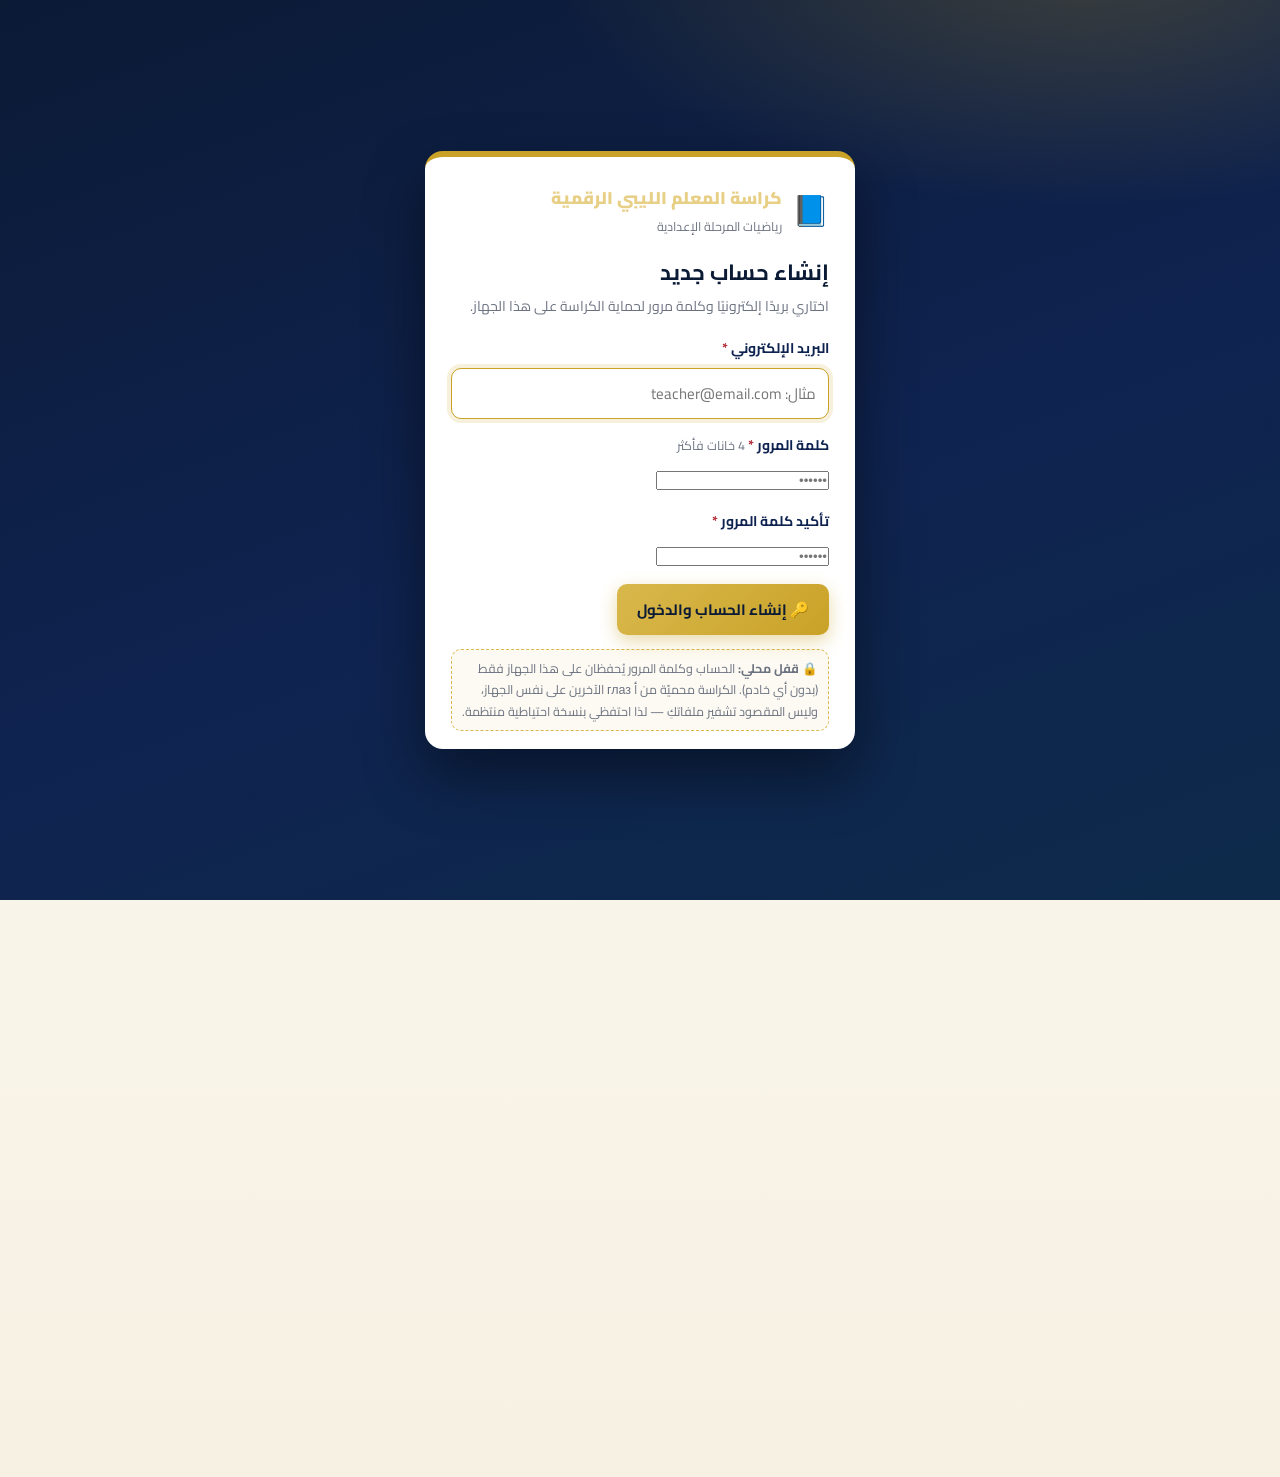
<file: index.html>
<!DOCTYPE html>
<html lang="ar" dir="rtl">
<head>
  <meta charset="UTF-8">
  <meta name="viewport" content="width=device-width, initial-scale=1.0">
  <meta name="description" content="كراسة المعلم الليبي الرقمية - رياضيات المرحلة الإعدادية">
  <title>كراسة المعلم الليبي الرقمية – رياضيات المرحلة الإعدادية</title>
  <link rel="preconnect" href="https://fonts.googleapis.com">
  <link rel="preconnect" href="https://fonts.gstatic.com" crossorigin>
  <link href="https://fonts.googleapis.com/css2?family=Cairo:wght@400;600;700;900&display=swap" rel="stylesheet">
  <link rel="stylesheet" href="css/style.css">

  <!-- ===== تثبيت التطبيق على الهاتف/الجهاز (PWA) ===== -->
  <link rel="manifest" href="manifest.webmanifest">
  <meta name="theme-color" content="#0b1a35">
  <link rel="icon" type="image/png" href="icons/favicon.png">
  <link rel="apple-touch-icon" href="icons/apple-touch-icon.png">
  <meta name="apple-mobile-web-app-capable" content="yes">
  <meta name="mobile-web-app-capable" content="yes">
  <meta name="apple-mobile-web-app-status-bar-style" content="black-translucent">
  <meta name="apple-mobile-web-app-title" content="كراسة المعلم">
</head>
<body class="auth-locked">

<!-- ===== شاشة الدخول: تظهر قبل كل شيء حتى تُفتح الكراسة ===== -->
<div id="authScreen" class="auth-screen no-print" role="dialog" aria-modal="true" aria-labelledby="authTitle">
  <div class="auth-card">
    <div class="auth-brand">
      <span class="brand-mark">📘</span>
      <span class="brand-text">
        <strong>كراسة المعلم الليبي الرقمية</strong>
        <small>رياضيات المرحلة الإعدادية</small>
      </span>
    </div>

    <h2 id="authTitle">مرحبًا بكِ</h2>
    <p class="auth-sub" id="authSub">أنشئي حسابكِ أول مرة، ثم افتحي الكراسة بالبريد وكلمة المرور.</p>

    <!-- إنشاء الحساب لأول مرة -->
    <form id="setupForm" class="is-hidden" novalidate>
      <label class="field">
        <span>البريد الإلكتروني <b class="req">*</b></span>
        <input type="text" id="suEmail" autocomplete="username" placeholder="مثال: teacher@email.com">
      </label>
      <label class="field">
        <span>كلمة المرور <b class="req">*</b> <small class="hint">4 خانات فأكثر</small></span>
        <input type="password" id="suPass" autocomplete="new-password" placeholder="••••••">
      </label>
      <label class="field">
        <span>تأكيد كلمة المرور <b class="req">*</b></span>
        <input type="password" id="suPass2" autocomplete="new-password" placeholder="••••••">
      </label>
      <div class="form-actions">
        <button type="submit" class="btn btn-gold">🔑 إنشاء الحساب والدخول</button>
      </div>
    </form>

    <!-- تسجيل الدخول -->
    <form id="loginForm" class="is-hidden" novalidate>
      <label class="field">
        <span>البريد الإلكتروني <b class="req">*</b></span>
        <input type="text" id="liEmail" autocomplete="username" placeholder="أدخلي بريدكِ الإلكتروني">
      </label>
      <label class="field">
        <span>كلمة المرور <b class="req">*</b></span>
        <input type="password" id="liPass" autocomplete="current-password" placeholder="••••••">
      </label>
      <label class="check-field">
        <input type="checkbox" id="liRemember">
        <span>تذكّريني على هذا الجهاز (لا يُطلب الدخول عند كل فتح للمتصفح)</span>
      </label>
      <div class="form-actions">
        <button type="submit" class="btn btn-gold">🔓 دخول</button>
        <button type="button" class="btn btn-quiet" id="btnForgot">نسيت كلمة المرور؟</button>
      </div>

      <div id="forgotBox" class="is-hidden">
        <p class="tiny">بما أن بياناتكِ محفوظة على هذا الجهاز فقط، يمكنكِ إعادة تعيين الحساب واختيار كلمة مرور جديدة
          <strong>دون حذف تحضيراتكِ وخططكِ وتلاميذكِ</strong>.</p>
        <div class="form-actions">
          <button type="button" class="btn btn-outline" id="btnResetAccount">♻️ إعادة تعيين الحساب</button>
          <button type="button" class="btn btn-quiet" id="btnCancelReset">إلغاء</button>
        </div>
      </div>
    </form>

    <p class="form-error is-hidden" id="authError"></p>

    <p class="auth-note tiny">
      🔒 <strong>قفل محلي:</strong> الحساب وكلمة المرور يُحفظان على هذا الجهاز فقط (بدون أي خادم).
      الكراسة محميّة من أ глаз الآخرين على نفس الجهاز، وليس المقصود تشفير ملفاتكِ — لذا احتفظي بنسخة احتياطية منتظمة.
    </p>
  </div>
</div>

<div class="app-shell" id="appShell">

  <!-- ===== الشريط العلوي والتنقل ===== -->
  <header class="topbar no-print">
    <div class="brand">
      <span class="brand-mark">📘</span>
      <span class="brand-text">
        <strong>كراسة المعلم الليبي الرقمية</strong>
        <small>رياضيات المرحلة الإعدادية</small>
      </span>
    </div>

    <button type="button" class="btn btn-quiet lock-btn" id="btnLogout" title="قفل الكراسة والخروج">🔒 قفل</button>

    <nav class="main-nav" id="mainNav" aria-label="التنقل الرئيسي">
      <button type="button" class="nav-btn is-active" data-view="home">🏠 الرئيسية</button>
      <button type="button" class="nav-btn" data-view="basic-data">🗂️ البيانات الأساسية</button>
      <button type="button" class="nav-btn" data-view="plans">📅 الخطط السنوية والشهرية والأسبوعية</button>
      <button type="button" class="nav-btn" data-view="prep">📝 التحضير اليومي</button>
      <button type="button" class="nav-btn" data-view="activities">🎯 بنك الأنشطة</button>
      <button type="button" class="nav-btn" data-view="assessment">✅ التقويم والاختبارات</button>
      <button type="button" class="nav-btn" data-view="students">👥 متابعة التلاميذ</button>
      <button type="button" class="nav-btn" data-view="differences">🧩 الفروق الفردية</button>
      <button type="button" class="nav-btn" data-view="notes">📔 الملاحظات</button>
    </nav>
  </header>

  <main class="content">

    <!-- ============ الرئيسية ============ -->
    <section id="view-home" class="view is-active">
      <div class="hero">
        <div class="hero-ornament" aria-hidden="true">✦ ✦ ✦</div>
        <h1>كراسة المعلم الليبي الرقمية</h1>
        <p class="hero-sub">رياضيات المرحلة الإعدادية</p>
        <p class="hero-desc">مساحة عملك الرقمية لتنظيم التحضير اليومي، وإدارة خططك التعليمية، ومتابعة تلاميذك في مكان واحد.</p>
        <div class="hero-actions">
          <button type="button" class="btn btn-gold" data-goto="prep">✍️ ابدئي تحضير درس اليوم</button>
          <button type="button" class="btn btn-ghost" data-goto="basic-data">🗂️ أدخلي بياناتك الأساسية</button>
          <a class="btn btn-outline" href="install.html">📱 تثبيت التطبيق على هاتفك</a>
        </div>
      </div>

      <div class="home-status">
        <div class="status-card status-ready">
          <h3>✅ يعمل الآن في هذه النسخة (الأولى)</h3>
          <ul>
            <li>الصفحة الرئيسية والتنقل بين الأقسام.</li>
            <li>البيانات الأساسية (اسم المعلمة، المدرسة، الصف…).</li>
            <li>تحضير الدرس اليومي: إنشاء، تعديل، حذف، بحث، حفظ محلي، وطباعة A4.</li>
            <li>دفتر الملاحظات: إنشاء، تعديل، حذف، وبحث.</li>
            <li>بنك الأنشطة: تصنيف، بحث، تعديل، حذف، وطباعة.</li>
            <li>التقويم والاختبارات: بنك أسئلة بالدرجات وطباعة ورقة اختبار A4.</li>
            <li>الخطط الأسبوعية (5 حصص) والشهرية والسنوية، مع تعبئة تلقائية وطباعة جدول A4.</li>
            <li>متابعة التلاميذ: قائمة التلاميذ، الدرجات، الحضور، وطباعة الكشفين A4.</li>
            <li>الفروق الفردية: ملف لكل تلميذ (القوة، الاحتياج، خطة التكيف) وطباعة البطاقة A4.</li>
            <li>شاشة دخول بالبريد الإلكتروني وكلمة المرور، مع «تذكّريني» وطريقة استرجاع آمنة.</li>
            <li>تصدير واستيراد نسخة احتياطية من بياناتك.</li>
          </ul>
        </div>
        <div class="status-card status-soon">
          <h3>⏳ قيد التطوير في نسخة لاحقة</h3>
          <ul>
            <li>دمج النسخ الاحتياطية بدل استبدالها.</li>
            <li>طباعة دفتر الملاحظات.</li>
          </ul>
        </div>
      </div>

      <div class="quick-grid">
        <button type="button" class="quick-card" data-goto="basic-data">
          <span class="quick-icon">🗂️</span>
          <span class="quick-title">البيانات الأساسية</span>
          <span class="quick-desc">بيانات المعلمة والمدرسة والصف</span>
        </button>
        <button type="button" class="quick-card" data-goto="prep">
          <span class="quick-icon">📝</span>
          <span class="quick-title">التحضير اليومي</span>
          <span class="quick-desc">تحضير الدرس، البحث، الطباعة</span>
        </button>
        <button type="button" class="quick-card" data-goto="plans">
          <span class="quick-icon">📅</span>
          <span class="quick-title">الخطط</span>
          <span class="quick-desc">السنوية والشهرية والأسبوعية</span>
        </button>
        <button type="button" class="quick-card" data-goto="activities">
          <span class="quick-icon">🎯</span>
          <span class="quick-title">بنك الأنشطة</span>
          <span class="quick-desc">أنشطة رياضيات جاهزة</span>
        </button>
        <button type="button" class="quick-card" data-goto="assessment">
          <span class="quick-icon">✅</span>
          <span class="quick-title">التقويم والاختبارات</span>
          <span class="quick-desc">أسئلة ومواصفات اختبارات</span>
        </button>
        <button type="button" class="quick-card" data-goto="students">
          <span class="quick-icon">👥</span>
          <span class="quick-title">متابعة التلاميذ</span>
          <span class="quick-desc">سجل الحضور والتقدّم</span>
        </button>
        <button type="button" class="quick-card" data-goto="differences">
          <span class="quick-icon">🧩</span>
          <span class="quick-title">الفروق الفردية</span>
          <span class="quick-desc">احتياجات كل تلميذ</span>
        </button>
        <button type="button" class="quick-card" data-goto="notes">
          <span class="quick-icon">📔</span>
          <span class="quick-title">الملاحظات</span>
          <span class="quick-desc">ملاحظاتك اليومية الحرة</span>
        </button>
      </div>
    </section>

    <!-- ============ البيانات الأساسية ============ -->
    <section id="view-basic-data" class="view">
      <div class="section-head">
        <h2>🗂️ البيانات الأساسية</h2>
        <p>تُحفظ هذه البيانات في متصفحك، وتُستخدم تلقائيًا لملء حقول التحضير وترويسة الطباعة.</p>
      </div>

      <div class="card">
        <form id="basicForm" novalidate>
          <div class="grid-2">
            <label class="field">
              <span>اسم المعلمة / المعلم</span>
              <input type="text" id="bdTeacher" placeholder="مثال: أ. فاطمة علي">
            </label>
            <label class="field">
              <span>اسم المدرسة</span>
              <input type="text" id="bdSchool" placeholder="مثال: مدرسة النصر الإعدادية للبنات">
            </label>
            <label class="field">
              <span>المادة</span>
              <input type="text" id="bdSubject" value="الرياضيات">
            </label>
            <label class="field">
              <span>الصف / الشعبة</span>
              <input type="text" id="bdGrade" placeholder="مثال: الصف الأول الإعدادي - شعبة 2">
            </label>
            <label class="field">
              <span>السنة الدراسية</span>
              <input type="text" id="bdYear" placeholder="مثال: 2025 / 2026">
            </label>
            <label class="field">
              <span>الحلقة / المرحلة</span>
              <input type="text" id="bdStage" value="المرحلة الإعدادية">
            </label>
          </div>

          <div class="form-actions">
            <button type="submit" class="btn btn-gold">💾 حفظ البيانات</button>
            <button type="button" class="btn btn-quiet" id="bdClear">مسح الحقول</button>
          </div>
        </form>
      </div>

      <div class="notice">
        <strong>ملاحظة عن الحفظ:</strong>
        تُحفظ البيانات في <em>متصفح هذا الجهاز فقط</em>. لن تظهر على جهاز آخر، وتُمحى إذا حذفتِ بيانات المتصفح.
      </div>
    </section>

    <!-- ============ التحضير اليومي ============ -->
    <section id="view-prep" class="view">
      <div class="section-head">
        <h2>📝 التحضير اليومي</h2>
        <p>أنشئي تحضير الدرس، احفظيه محليًا، ابحثي عنه، عدّليه، أو اطبعيه بتنسيق A4.</p>
      </div>

      <div class="toolbar no-print">
        <button type="button" class="btn btn-gold" id="btnNewPrep">＋ تحضير جديد</button>
        <div class="search-box">
          <input type="search" id="prepSearch" placeholder="🔍 بحث بالعنوان أو الصف أو التاريخ…">
        </div>
      </div>

      <!-- النموذج -->
      <div class="card form-card is-hidden" id="prepFormCard">
        <div class="card-head">
          <h3 id="prepFormTitle">تحضير جديد</h3>
          <button type="button" class="btn btn-quiet" id="btnCancelPrep">إغلاق</button>
        </div>

        <form id="prepForm" novalidate>
          <input type="hidden" id="prepId">

          <div class="grid-3">
            <label class="field">
              <span>الصف والشعبة <b class="req">*</b></span>
              <input type="text" id="prepGrade" placeholder="الصف الأول الإعدادي - شعبة 2" required>
            </label>
            <label class="field">
              <span>التاريخ <b class="req">*</b></span>
              <input type="date" id="prepDate" required>
            </label>
            <label class="field">
              <span>عنوان الدرس <b class="req">*</b></span>
              <input type="text" id="prepTitle" placeholder="مثال: الكسور العشرية" required>
            </label>
          </div>

          <fieldset class="group">
            <legend>🎯 الأهداف</legend>
            <label class="field">
              <span>الأهداف المعرفية</span>
              <textarea id="prepCognitive" rows="2" placeholder="أن يعرّف… / أن يوضّح… / أن يستنتج…"></textarea>
            </label>
            <label class="field">
              <span>الأهداف المهارية</span>
              <textarea id="prepSkill" rows="2" placeholder="أن يحلّ… / أن يرسم… / أن يستخدم…"></textarea>
            </label>
            <label class="field">
              <span>الأهداف الوجدانية</span>
              <textarea id="prepAffective" rows="2" placeholder="أن يقدّر… / أن يتعاون… / أن يتحمّل…"></textarea>
            </label>
          </fieldset>

          <div class="grid-2">
            <label class="field">
              <span>🌟 التمهيد</span>
              <textarea id="prepIntro" rows="3" placeholder="نشاط قصير لجذب الانتباه وربط الدرس السابق…"></textarea>
            </label>
            <label class="field">
              <span>🧰 الوسائل والوسائل التعليمية</span>
              <textarea id="prepTools" rows="3" placeholder="السبورة، الكتاب المدرسي، جدول الضرب، أوراق عمل…"></textarea>
            </label>
          </div>

          <label class="field">
            <span>🧭 استراتيجيات التدريس</span>
            <textarea id="prepStrategies" rows="2" placeholder="التعلم التعاوني، العصف الذهني، حل المشكلات، الاستقصاء…"></textarea>
          </label>

          <label class="field">
            <span>👣 خطوات الدرس <small class="hint">اكتب كل خطوة في سطر مستقل</small></span>
            <textarea id="prepSteps" rows="6" placeholder="1️⃣ عرض الهدف…&#10;2️⃣ التمهيد…&#10;3️⃣ الشرح مع أمثلة…&#10;4️⃣ تطبيقات صفية…&#10;5️⃣ الختام والواجب…"></textarea>
          </label>

          <div class="grid-2">
            <label class="field">
              <span>📊 التقويم</span>
              <textarea id="prepAssessment" rows="3" placeholder="أسئلة شفوية، ورقة عمل، تقويم ختامي…"></textarea>
            </label>
            <label class="field">
              <span>🏠 الواجب المنزلي</span>
              <textarea id="prepHomework" rows="3" placeholder="التمارين رقم… ص…"></textarea>
            </label>
          </div>

          <div class="form-actions">
            <button type="submit" class="btn btn-gold">💾 حفظ التحضير</button>
            <button type="button" class="btn btn-quiet" id="btnResetPrep">تفريغ الحقول</button>
          </div>
          <p class="form-error is-hidden" id="prepError"></p>
        </form>
      </div>

      <!-- قائمة التحضيرات -->
      <div class="card">
        <div class="card-head">
          <h3>التحضيرات المحفوظة <span class="count" id="prepCount">0</span></h3>
        </div>
        <div id="prepList" class="prep-list"></div>
        <p class="empty is-hidden" id="prepEmpty">
          لا توجد تحضيرات محفوظة بعد. اضغطي <strong>＋ تحضير جديد</strong> للبدء.
        </p>
      </div>

      <!-- النسخ الاحتياطي -->
      <div class="card">
        <div class="card-head">
          <h3>🔒 النسخ الاحتياطي للبيانات</h3>
        </div>
        <p class="backup-desc">
          لأن الحفظ محلي في المتصفح، ننصحكِ باقتطاع نسخة احتياطية بين الحين والحين.
          الملف الذي يُنزَّل يحتوي على بياناتك الأساسية وتحضيراتك، ويمكنكِ استعادته على أي جهاز.
        </p>
        <div class="form-actions">
          <button type="button" class="btn btn-gold" id="btnExport">⬇️ تصدير نسخة احتياطية</button>
          <label class="btn btn-outline upload-label" for="importFile">⬆️ استيراد نسخة احتياطية</label>
          <input type="file" id="importFile" accept=".json,application/json">
        </div>
        <p class="tiny" id="backupStatus"></p>
      </div>

      <div class="notice notice-warn">
        <strong>حدود الحفظ المحلي (مهم):</strong>
        التحضيرات تُحفظ في <em>متصفح هذا الجهاز فقط</em> عبر تقنية اسمها Local Storage.
        <ul>
          <li>لا تُحفظ على خادم، ولا يمكن الوصول إليها من جهاز آخر.</li>
          <li>مسح «بيانات المتصفح» أو استخدام وضع التصفح الخاص قد يؤدي لفقدانها.</li>
          <li>المساحة المتاحة محدودة (نحو 5 ميغابايت للنطاق كله)، ويكفي لمئات التحضيرات.</li>
          <li>نصيحة: اطبعي التحضيرات المهمة أو احتفظي بنسخة منها خارج المتصفح.</li>
        </ul>
      </div>
    </section>

    <!-- ============ أقسام قيد التطوير ============ -->
    <section id="view-plans" class="view">
      <div class="section-head">
        <h2>📅 الخطط السنوية والشهرية والأسبوعية</h2>
        <p>خطة الأسبوع: 5 أيام (الأحد – الخميس) بحصة واحدة كل يوم · خطة الشهر: أسابيعه · الخطة السنوية: أشهر السنة الدراسية.</p>
      </div>

      <div class="toolbar no-print">
        <button type="button" class="btn btn-gold" id="btnNewPlan">＋ خطة جديدة</button>
        <div class="search-box">
          <input type="search" id="planSearch" placeholder="🔍 بحث بالعنوان أو الصف أو الموضوع…">
        </div>
        <label class="field filter-field">
          <span>النوع</span>
          <select id="planFilter">
            <option value="">الكل</option>
          </select>
        </label>
      </div>

      <div class="card form-card is-hidden" id="planFormCard">
        <div class="card-head">
          <h3 id="planFormTitle">خطة جديدة</h3>
          <button type="button" class="btn btn-quiet" id="btnCancelPlan">إغلاق</button>
        </div>

        <form id="planForm" novalidate>
          <input type="hidden" id="planId">

          <div class="grid-3">
            <label class="field">
              <span>نوع الخطة</span>
              <select id="planType"></select>
            </label>
            <label class="field">
              <span>عنوان الخطة <b class="req">*</b></span>
              <input type="text" id="planTitle" placeholder="مثال: خطة الأسبوع الرابع">
            </label>
            <label class="field">
              <span>الصف والشعبة <b class="req">*</b></span>
              <input type="text" id="planGrade" placeholder="الصف الأول الإعدادي - شعبة 2">
            </label>
            <label class="field">
              <span>الفترة <small class="hint">مثال: الأسبوع من 11/10/2026 أو شهر أكتوبر</small></span>
              <input type="text" id="planPeriod" placeholder="الفترة التي تغطيها الخطة">
            </label>
          </div>

          <div class="questions-box">
            <div class="card-head">
              <h3>📋 بنود الخطة <span class="count" id="planRowCount">0</span></h3>
              <div class="form-actions">
                <button type="button" class="btn btn-outline" id="btnAutoFillPlan">🗓️ تعبئة تلقائية</button>
                <button type="button" class="btn btn-outline" id="btnAddPlanRow">＋ إضافة بند</button>
              </div>
            </div>
            <p class="tiny auto-hint" id="planAutoHint"></p>

            <div class="q-head plan-head" aria-hidden="true">
              <span>اليوم / الفترة</span><span>الموضوع / الدرس</span><span>ملاحظات</span><span></span>
            </div>

            <div id="planRows"></div>
            <p class="empty is-hidden" id="planRowsEmpty">لم تُضفِ بنودًا بعد. استخدمي <strong>🗓️ تعبئة تلقائية</strong> أو <strong>＋ إضافة بند</strong>.</p>
          </div>

          <label class="field">
            <span>ملاحظات عامة على الخطة <small class="hint">اختياري</small></span>
            <textarea id="planNotes" rows="2" placeholder="أهداف عامة، روابط مع الوحدات السابقة…"></textarea>
          </label>

          <div class="form-actions">
            <button type="submit" class="btn btn-gold">💾 حفظ الخطة</button>
            <button type="button" class="btn btn-quiet" id="btnResetPlan">تفريغ الحقول</button>
          </div>
          <p class="form-error is-hidden" id="planError"></p>
        </form>
      </div>

      <div class="card">
        <div class="card-head">
          <h3>الخطط المحفوظة <span class="count" id="planCount">0</span></h3>
        </div>
        <div id="planList" class="prep-list"></div>
        <p class="empty is-hidden" id="planEmpty">لا توجد خطط محفوظة بعد. اضغطي <strong>＋ خطة جديدة</strong> للبدء.</p>
      </div>

      <div class="notice">
        <strong>تنبيه:</strong> الخطط تُحفظ في متصفح هذا الجهاز فقط. استخدمي زر
        <strong>⬇️ تصدير نسخة احتياطية</strong> في قسم التحضير اليومي لحمايتها من الضياع.
      </div>
    </section>

    <section id="view-activities" class="view">
      <div class="section-head">
        <h2>🎯 بنك الأنشطة</h2>
        <p>احفظي أنشطة الرياضيات المجرّبة وصفيًا، وصنّفيها، وابحثي عنها، واطبعيها في أي وقت.</p>
      </div>

      <div class="toolbar no-print">
        <button type="button" class="btn btn-gold" id="btnNewActivity">＋ نشاط جديد</button>
        <div class="search-box">
          <input type="search" id="activitySearch" placeholder="🔍 بحث بالعنوان أو وصف النشاط…">
        </div>
        <label class="field filter-field">
          <span>التصنيف</span>
          <select id="activityFilter">
            <option value="">الكل</option>
          </select>
        </label>
      </div>

      <div class="card form-card is-hidden" id="activityFormCard">
        <div class="card-head">
          <h3 id="activityFormTitle">نشاط جديد</h3>
          <button type="button" class="btn btn-quiet" id="btnCancelActivity">إغلاق</button>
        </div>

        <form id="activityForm" novalidate>
          <input type="hidden" id="activityId">

          <div class="grid-2">
            <label class="field">
              <span>عنوان النشاط <b class="req">*</b></span>
              <input type="text" id="activityTitle" placeholder="مثال: سباق الكسور">
            </label>
            <label class="field">
              <span>التصنيف</span>
              <select id="activityCategory"></select>
            </label>
            <label class="field">
              <span>الصف الدراسي</span>
              <select id="activityGrade">
                <option value="الكل">مناسب لجميع الصفوف</option>
                <option value="الصف الأول الإعدادي">الصف الأول الإعدادي</option>
                <option value="الصف الثاني الإعدادي">الصف الثاني الإعدادي</option>
                <option value="الصف الثالث الإعدادي">الصف الثالث الإعدادي</option>
              </select>
            </label>
            <label class="field">
              <span>زمن التنفيذ <small class="hint">اختياري</small></span>
              <input type="text" id="activityDuration" placeholder="مثال: 10 دقائق">
            </label>
          </div>

          <label class="field">
            <span>وصف النشاط والتعليمات <b class="req">*</b></span>
            <textarea id="activityDesc" rows="5" placeholder="كيف يُنفذ النشاط؟ ما خطواته؟ ما دور التلاميذ؟"></textarea>
          </label>

          <div class="grid-2">
            <label class="field">
              <span>الأدوات والمواد المطلوبة</span>
              <textarea id="activityTools" rows="3" placeholder="أوراق عمل، بطاقات، مكعبات، سبورة…"></textarea>
            </label>
            <label class="field">
              <span>ملاحظات التقويم <small class="hint">اختياري</small></span>
              <textarea id="activityNotes" rows="3" placeholder="كيف أتأكد أن النشاط نجح؟"></textarea>
            </label>
          </div>

          <div class="form-actions">
            <button type="submit" class="btn btn-gold">💾 حفظ النشاط</button>
            <button type="button" class="btn btn-quiet" id="btnResetActivity">تفريغ الحقول</button>
          </div>
          <p class="form-error is-hidden" id="activityError"></p>
        </form>
      </div>

      <div class="card">
        <div class="card-head">
          <h3>الأنشطة المحفوظة <span class="count" id="activityCount">0</span></h3>
        </div>
        <div id="activityList" class="prep-list"></div>
        <p class="empty is-hidden" id="activityEmpty">لا توجد أنشطة محفوظة بعد. اضغطي <strong>＋ نشاط جديد</strong> للبدء.</p>
      </div>

      <div class="notice">
        <strong>تنبيه:</strong> الأنشطة تُحفظ في متصفح هذا الجهاز فقط. استخدمي زر
        <strong>⬇️ تصدير نسخة احتياطية</strong> في قسم التحضير اليومي لحماية أنشطتك من الضياع.
      </div>
    </section>

    <section id="view-assessment" class="view">
      <div class="section-head">
        <h2>✅ التقويم والاختبارات</h2>
        <p>حضّري أسئلة اختباراتك بدرجاتها، واحفظيها، واطبعيها ورقة اختبار جاهزة بمقاس A4.</p>
      </div>

      <div class="toolbar no-print">
        <button type="button" class="btn btn-gold" id="btnNewTest">＋ اختبار / تقويم جديد</button>
        <div class="search-box">
          <input type="search" id="testSearch" placeholder="🔍 بحث بالعنوان أو الصف…">
        </div>
        <label class="field filter-field">
          <span>النوع</span>
          <select id="testFilter">
            <option value="">الكل</option>
          </select>
        </label>
      </div>

      <div class="card form-card is-hidden" id="testFormCard">
        <div class="card-head">
          <h3 id="testFormTitle">اختبار جديد</h3>
          <button type="button" class="btn btn-quiet" id="btnCancelTest">إغلاق</button>
        </div>

        <form id="testForm" novalidate>
          <input type="hidden" id="testId">

          <div class="grid-3">
            <label class="field">
              <span>عنوان الاختبار / التقويم <b class="req">*</b></span>
              <input type="text" id="testTitle" placeholder="مثال: اختبار الوحدة الثانية">
            </label>
            <label class="field">
              <span>الصف والشعبة <b class="req">*</b></span>
              <input type="text" id="testGrade" placeholder="الصف الأول الإعدادي - شعبة 2">
            </label>
            <label class="field">
              <span>نوع التقويم</span>
              <select id="testType"></select>
            </label>
            <label class="field">
              <span>التاريخ</span>
              <input type="date" id="testDate">
            </label>
            <label class="field">
              <span>زمن الاختبار <small class="hint">اختياري</small></span>
              <input type="text" id="testDuration" placeholder="مثال: 45 دقيقة">
            </label>
            <label class="field">
              <span>الدرجة الكلية</span>
              <input type="text" id="testTotal" readonly placeholder="تُحسب تلقائيًا من درجات الأسئلة">
            </label>
          </div>

          <label class="field">
            <span>تعليمات عامة للاختبار <small class="hint">اختياري</small></span>
            <textarea id="testInstructions" rows="2" placeholder="أجب عن جميع الأسئلة، واكتب اسمك وشعبةك في أعلى الورقة…"></textarea>
          </label>

          <div class="questions-box">
            <div class="card-head">
              <h3>📝 الأسئلة <span class="count" id="questionCount">0</span></h3>
              <button type="button" class="btn btn-outline" id="btnAddQuestion">＋ إضافة سؤال</button>
            </div>

            <div class="q-head" aria-hidden="true">
              <span>#</span><span>نص السؤال</span><span>نوع السؤال</span><span>الدرجة</span><span></span>
            </div>

            <div id="questionRows"></div>
            <p class="empty is-hidden" id="questionsEmpty">لم تُضفِ أسئلة بعد. اضغطي <strong>＋ إضافة سؤال</strong>.</p>
          </div>

          <div class="form-actions">
            <button type="submit" class="btn btn-gold">💾 حفظ الاختبار</button>
            <button type="button" class="btn btn-quiet" id="btnResetTest">تفريغ الحقول</button>
          </div>
          <p class="form-error is-hidden" id="testError"></p>
        </form>
      </div>

      <div class="card">
        <div class="card-head">
          <h3>الاختبارات المحفوظة <span class="count" id="testCount">0</span></h3>
        </div>
        <div id="testList" class="prep-list"></div>
        <p class="empty is-hidden" id="testEmpty">لا توجد اختبارات محفوظة بعد. اضغطي <strong>＋ اختبار / تقويم جديد</strong> للبدء.</p>
      </div>

      <div class="notice">
        <strong>تنبيه:</strong> الاختبارات تُحفظ في متصفح هذا الجهاز فقط. استخدمي زر
        <strong>⬇️ تصدير نسخة احتياطية</strong> في قسم التحضير اليومي لحمايتها من الضياع.
      </div>
    </section>

    <section id="view-students" class="view">
      <div class="section-head">
        <h2>👥 متابعة التلاميذ</h2>
        <p>سجل تلاميذك: بيانات كل تلميذ، درجاته في التقويمات، وحضوره — مع طباعة كشف الدرجات وكشف الحضور A4.</p>
      </div>

      <div class="toolbar no-print">
        <button type="button" class="btn btn-gold" id="btnNewStudent">＋ تلميذ جديد</button>
        <div class="search-box">
          <input type="search" id="studentSearch" placeholder="🔍 بحث باسم التلميذ أو رقم القيد…">
        </div>
        <label class="field filter-field">
          <span>الصف</span>
          <select id="studentFilter">
            <option value="">الكل</option>
          </select>
        </label>
      </div>

      <div class="card form-card is-hidden" id="studentFormCard">
        <div class="card-head">
          <h3 id="studentFormTitle">تلميذ جديد</h3>
          <button type="button" class="btn btn-quiet" id="btnCancelStudent">إغلاق</button>
        </div>

        <form id="studentForm" novalidate>
          <input type="hidden" id="studentId">

          <div class="grid-3">
            <label class="field">
              <span>اسم التلميذ <b class="req">*</b></span>
              <input type="text" id="studentName" placeholder="مثال: محمد علي أحمد">
            </label>
            <label class="field">
              <span>رقم القيد <small class="hint">اختياري</small></span>
              <input type="text" id="studentSerial" placeholder="مثال: 14">
            </label>
            <label class="field">
              <span>الصف والشعبة <b class="req">*</b></span>
              <input type="text" id="studentGrade" placeholder="الصف الأول الإعدادي - شعبة 2">
            </label>
            <label class="field">
              <span>ملاحظة سريعة <small class="hint">اختياري</small></span>
              <input type="text" id="studentNote" placeholder="مثال: يحتاج متابعة في الواجبات">
            </label>
          </div>

          <div class="form-actions">
            <button type="submit" class="btn btn-gold">💾 حفظ التلميذ</button>
            <button type="button" class="btn btn-quiet" id="btnResetStudent">تفريغ الحقول</button>
          </div>
          <p class="form-error is-hidden" id="studentError"></p>
        </form>
      </div>

      <div class="card is-hidden" id="studentPanel">
        <div class="card-head">
          <h3 id="studentPanelTitle">سجل التلميذ</h3>
          <div class="form-actions">
            <button type="button" class="btn btn-outline" id="btnPrintGrades">🖨️ كشف الدرجات</button>
            <button type="button" class="btn btn-outline" id="btnPrintAttendance">🖨️ كشف الحضور</button>
            <button type="button" class="btn btn-quiet" id="btnClosePanel">إغلاق</button>
          </div>
        </div>

        <div class="grid-2 panel-grid">
          <div class="sub-panel">
            <h4 class="sub-panel-title">📊 الدرجات <span class="count" id="gradeCount">0</span></h4>
            <form id="gradeForm" novalidate>
              <div class="grid-3">
                <label class="field">
                  <span>اسم التقويم / الاختبار <b class="req">*</b></span>
                  <input type="text" id="gradeExam" placeholder="مثال: اختبار الوحدة الأولى">
                </label>
                <label class="field">
                  <span>الدرجة <b class="req">*</b></span>
                  <input type="number" id="gradeDegree" min="0" step="0.5" placeholder="مثال: 17">
                </label>
                <label class="field">
                  <span>من أصل</span>
                  <input type="number" id="gradeMax" min="1" step="1" value="20">
                </label>
              </div>
              <div class="form-actions">
                <button type="submit" class="btn btn-gold">＋ إضافة درجة</button>
              </div>
              <p class="form-error is-hidden" id="gradeError"></p>
            </form>
            <div id="gradeList" class="mini-list"></div>
            <p class="empty is-hidden" id="gradeEmpty">لا توجد درجات مسجلة لهذا التلميذ بعد.</p>
          </div>

          <div class="sub-panel">
            <h4 class="sub-panel-title">🗓️ الحضور والغياب <span class="count" id="attCount">0</span></h4>
            <form id="attForm" novalidate>
              <div class="grid-3">
                <label class="field">
                  <span>التاريخ <b class="req">*</b></span>
                  <input type="date" id="attDate">
                </label>
                <label class="field">
                  <span>الحالة</span>
                  <select id="attStatus">
                    <option>حاضر</option>
                    <option>غائب</option>
                    <option>متأخر</option>
                    <option>مستأذن</option>
                  </select>
                </label>
              </div>
              <div class="form-actions">
                <button type="submit" class="btn btn-gold">＋ تسجيل الحالة</button>
              </div>
              <p class="form-error is-hidden" id="attError"></p>
            </form>
            <div id="attList" class="mini-list"></div>
            <p class="empty is-hidden" id="attEmpty">لا توجد سجلات حضور لهذا التلميذ بعد.</p>
          </div>
        </div>
      </div>

      <div class="card">
        <div class="card-head">
          <h3>قائمة التلاميذ <span class="count" id="studentCount">0</span></h3>
        </div>
        <div id="studentList" class="prep-list"></div>
        <p class="empty is-hidden" id="studentEmpty">لا يوجد تلاميذ بعد. اضغطي <strong>＋ تلميذ جديد</strong> للبدء.</p>
      </div>

      <div class="notice">
        <strong>تنبيه:</strong> بيانات التلاميذ والدرجات والحضور تُحفظ في متصفح هذا الجهاز فقط. استخدمي زر
        <strong>⬇️ تصدير نسخة احتياطية</strong> في قسم التحضير اليومي لحمايتها من الضياع.
      </div>
    </section>

    <section id="view-differences" class="view">
      <div class="section-head">
        <h2>🧩 الفروق الفردية</h2>
        <p>ملف فردي لكل تلميذ: نقاط قوته، احتياجاته، وخطة التكيف معه — مع طباعة البطاقة A4.</p>
      </div>

      <div class="toolbar no-print">
        <button type="button" class="btn btn-gold" id="btnNewDiff">＋ ملف فروق فردية</button>
        <div class="search-box">
          <input type="search" id="diffSearch" placeholder="🔍 بحث باسم التلميذ…">
        </div>
        <label class="field filter-field">
          <span>المستوى</span>
          <select id="diffFilter">
            <option value="">الكل</option>
            <option value="متقدم">متقدم</option>
            <option value="ضمن المستوى">ضمن المستوى</option>
            <option value="يحتاج دعمًا">يحتاج دعمًا</option>
          </select>
        </label>
      </div>

      <div class="card form-card is-hidden" id="diffFormCard">
        <div class="card-head">
          <h3 id="diffFormTitle">ملف فروق فردية جديد</h3>
          <button type="button" class="btn btn-quiet" id="btnCancelDiff">إغلاق</button>
        </div>

        <form id="diffForm" novalidate>
          <input type="hidden" id="diffId">

          <div class="grid-3">
            <label class="field">
              <span>اسم التلميذ <b class="req">*</b></span>
              <input type="text" id="diffStudent" list="studentNames" placeholder="اكتب الاسم أو اختاريه من قائمتك">
            </label>
            <label class="field">
              <span>المستوى العام <b class="req">*</b></span>
              <select id="diffLevel">
                <option value="متقدم">متقدم (فوق المستوى)</option>
                <option value="ضمن المستوى">ضمن المستوى المتوقع</option>
                <option value="يحتاج دعمًا">يحتاج دعمًا</option>
              </select>
            </label>
            <label class="field">
              <span>تاريخ الملاحظة</span>
              <input type="date" id="diffDate">
            </label>
          </div>

          <label class="field">
            <span>نقاط القوة <b class="req">*</b> <small class="hint">ما يجيده التلميذ</small></span>
            <textarea id="diffStrengths" rows="3" placeholder="مثال: سريع الحساب، متعاون مع زملائه، يشارك بثقة…"></textarea>
          </label>

          <label class="field">
            <span>نقاط الضعف / الاحتياجات <b class="req">*</b> <small class="hint">ما يحتاج إليه</small></span>
            <textarea id="diffNeeds" rows="3" placeholder="مثال: يخطئ في المسائل اللفظية، يحتاج تدريبًا على القراءة البصرية للرموز…"></textarea>
          </label>

          <label class="field">
            <span>خطة التكيف وأنشطة مقترحة <b class="req">*</b></span>
            <textarea id="diffPlan" rows="3" placeholder="مثال: مجموعات صغيرة، أسئلة مبسطة، أوراق عمل متدرجة، متابعة أسبوعية…"></textarea>
          </label>

          <label class="field">
            <span>ملاحظات إضافية <small class="hint">اختياري</small></span>
            <textarea id="diffNote" rows="2" placeholder="أي ملاحظات أخرى على التلميذ…"></textarea>
          </label>

          <div class="form-actions">
            <button type="submit" class="btn btn-gold">💾 حفظ الملف</button>
            <button type="button" class="btn btn-quiet" id="btnResetDiff">تفريغ الحقول</button>
          </div>
          <p class="form-error is-hidden" id="diffError"></p>
        </form>
      </div>

      <div class="card">
        <div class="card-head">
          <h3>الملفات المحفوظة <span class="count" id="diffCount">0</span></h3>
        </div>
        <div id="diffList" class="prep-list"></div>
        <p class="empty is-hidden" id="diffEmpty">لا توجد ملفات فروق فردية بعد. اضغطي <strong>＋ ملف فروق فردية</strong> للبدء.</p>
      </div>

      <div class="notice">
        <strong>تنبيه:</strong> الملفات تُحفظ في متصفح هذا الجهاز فقط. استخدمي زر
        <strong>⬇️ تصدير نسخة احتياطية</strong> في قسم التحضير اليومي لحمايتها من الضياع.
      </div>

      <datalist id="studentNames"></datalist>
    </section>

    <section id="view-notes" class="view">
      <div class="section-head">
        <h2>📔 الملاحظات</h2>
        <p>دفتر ملاحظاتك الحر: مواقف صفية، تذكيرات، أو ملاحظات على التلاميذ — تُحفظ محليًا في متصفحك.</p>
      </div>

      <div class="toolbar no-print">
        <button type="button" class="btn btn-gold" id="btnNewNote">＋ ملاحظة جديدة</button>
        <div class="search-box">
          <input type="search" id="noteSearch" placeholder="🔍 بحث في العنوان أو النص…">
        </div>
      </div>

      <div class="card form-card is-hidden" id="noteFormCard">
        <div class="card-head">
          <h3 id="noteFormTitle">ملاحظة جديدة</h3>
          <button type="button" class="btn btn-quiet" id="btnCancelNote">إغلاق</button>
        </div>

        <form id="noteForm" novalidate>
          <input type="hidden" id="noteId">
          <label class="field">
            <span>عنوان الملاحظة <b class="req">*</b></span>
            <input type="text" id="noteTitle" placeholder="مثال: ملاحظة على أداء شعبة 2">
          </label>
          <label class="field">
            <span>نص الملاحظة <b class="req">*</b></span>
            <textarea id="noteBody" rows="6" placeholder="اكتبي ملاحظتك هنا…"></textarea>
          </label>
          <div class="form-actions">
            <button type="submit" class="btn btn-gold">💾 حفظ الملاحظة</button>
            <button type="button" class="btn btn-quiet" id="btnResetNote">تفريغ الحقول</button>
          </div>
          <p class="form-error is-hidden" id="noteError"></p>
        </form>
      </div>

      <div class="card">
        <div class="card-head">
          <h3>الملاحظات المحفوظة <span class="count" id="noteCount">0</span></h3>
        </div>
        <div id="noteList" class="prep-list"></div>
        <p class="empty is-hidden" id="noteEmpty">لا توجد ملاحظات محفوظة بعد. اضغطي <strong>＋ ملاحظة جديدة</strong> للبدء.</p>
      </div>

      <div class="notice">
        <strong>تنبيه:</strong> الملاحظات تُحفظ في متصفح هذا الجهاز فقط، تمامًا كالتحضيرات.
        استخدمي <strong>النسخ الاحتياطي</strong> في قسم التحضير اليومي للاحتفاظ بنسخة خارج المتصفح.
      </div>
    </section>

  </main>

  <footer class="app-footer no-print">
    <p>كراسة المعلم الليبي الرقمية – رياضيات المرحلة الإعدادية · نسخة أولى تجريبية</p>
    <p class="tiny">الحفظ محلي في المتصفح · بدون خوادم مدفوعة · بدون قواعد بيانات خارجية</p>
  </footer>
</div>

<!-- منطقة الطباعة A4: تُملأ عند الضغط على زر الطباعة وتظهر في الورق فقط -->
<div id="printArea" aria-hidden="true"></div>

<div id="toast" class="toast no-print" role="status" aria-live="polite"></div>

<script src="js/app.js"></script>
</body>
</html>
</file>
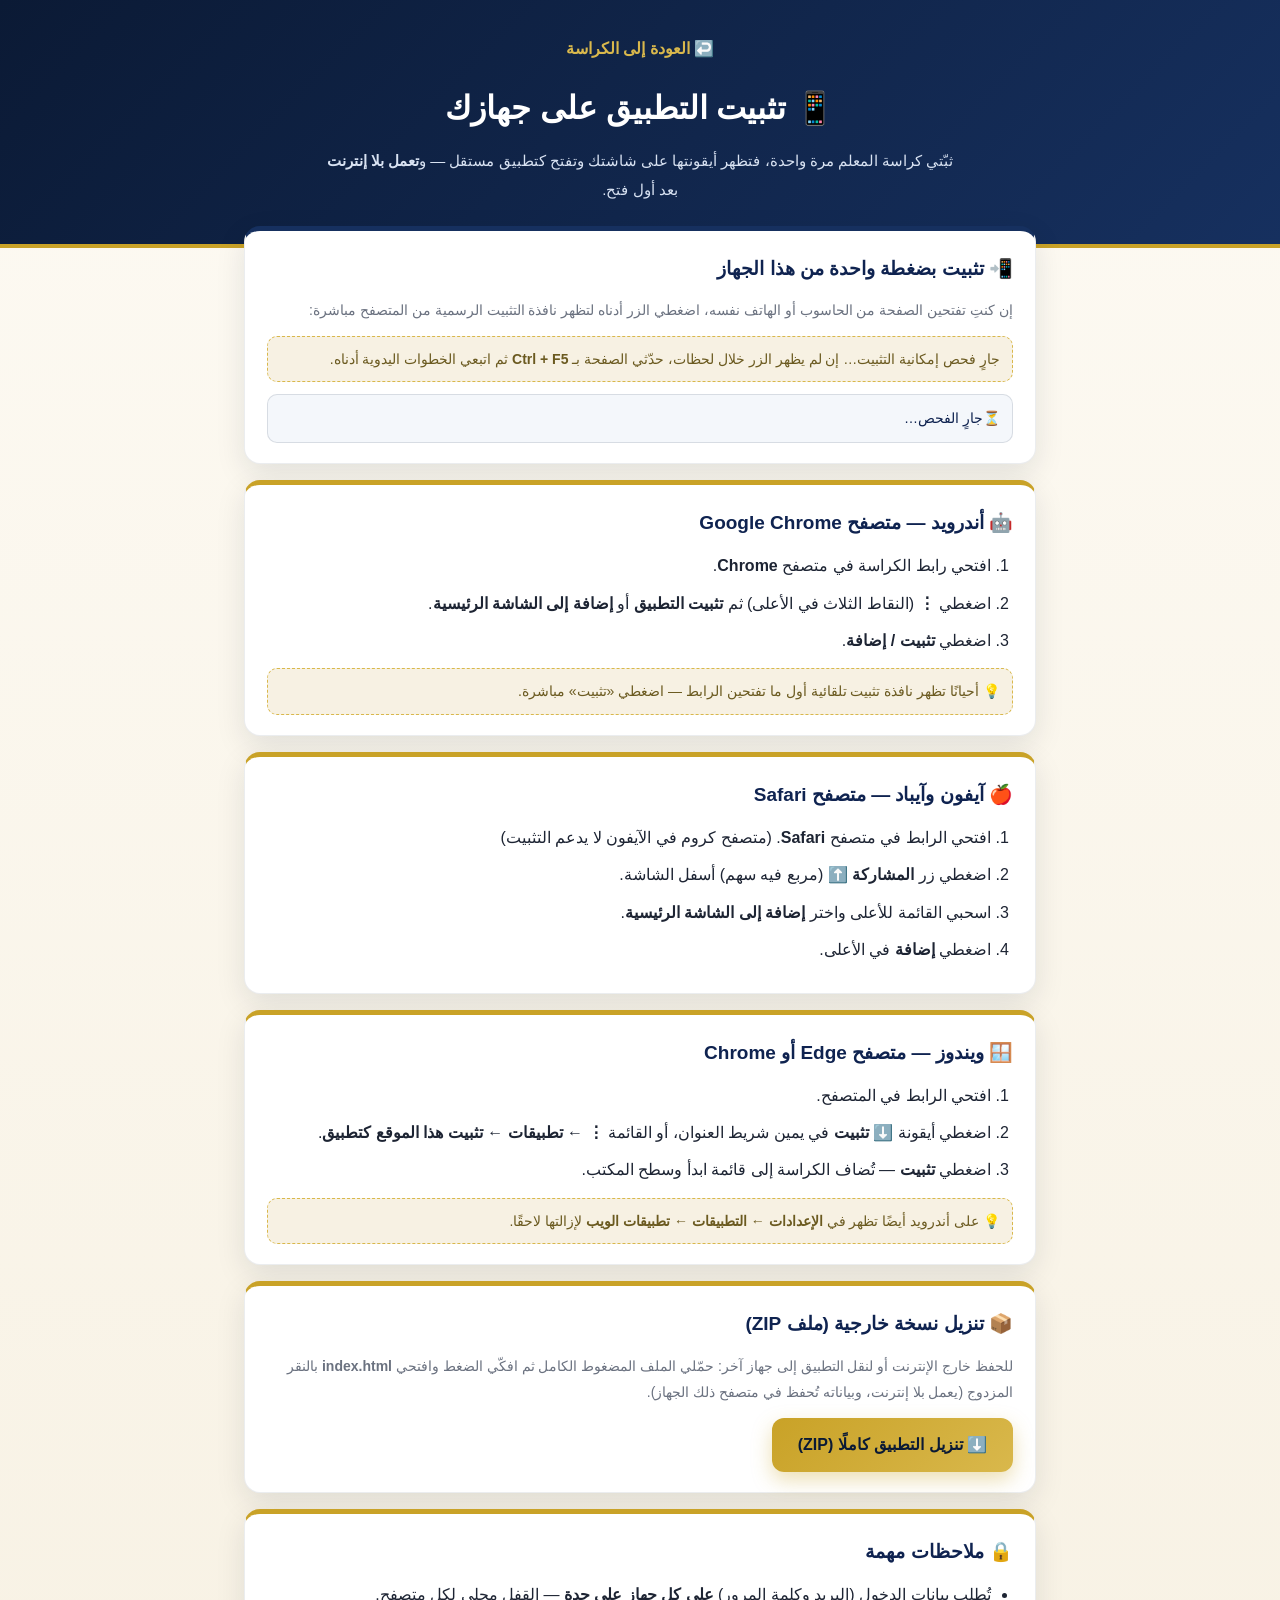
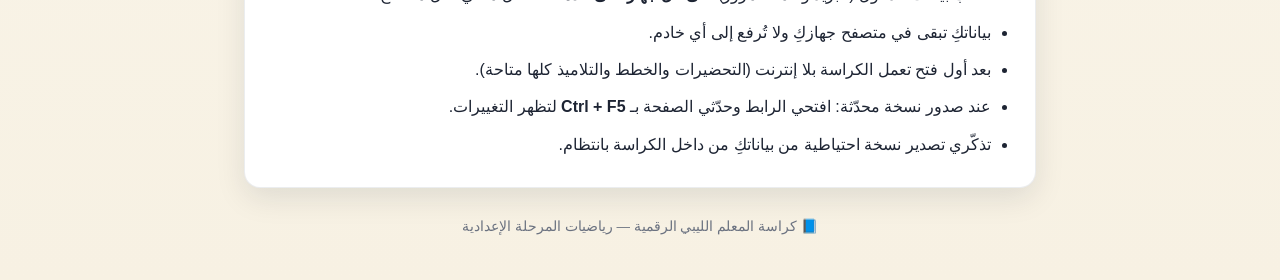
<file: install.html>
<!DOCTYPE html>
<html lang="ar" dir="rtl">
<head>
  <meta charset="UTF-8">
  <meta name="viewport" content="width=device-width, initial-scale=1.0">
  <meta name="theme-color" content="#0b1a35">
  <title>تثبيت التطبيق على جهازك – كراسة المعلم الليبي الرقمية</title>
  <link rel="icon" type="image/png" href="icons/favicon.png">
  <link rel="apple-touch-icon" href="icons/apple-touch-icon.png">
  <style>
    :root {
      --navy-900: #0b1a35; --navy-800: #0f2350; --navy-700: #16305f;
      --gold-500: #c9a227; --gold-400: #d9b84c;
      --ivory-100: #fdfaf3; --ivory-200: #f7f1e3;
      --ink: #1d2433; --muted: #6b7280;
      --radius: 16px;
      --font: "Cairo", "Segoe UI", Tahoma, "Sakkal Majalla", Arial, sans-serif;
    }
    * { margin: 0; padding: 0; box-sizing: border-box; }
    body {
      font-family: var(--font); color: var(--ink); line-height: 1.9;
      background:
        radial-gradient(1000px 460px at 90% -8%, rgba(201, 162, 39, .16), transparent 60%),
        linear-gradient(180deg, var(--ivory-100), var(--ivory-200));
      min-height: 100vh; padding-bottom: 40px;
    }
    header {
      background: linear-gradient(135deg, var(--navy-900), var(--navy-700));
      color: #fff; padding: 34px 18px 40px; text-align: center;
      border-bottom: 4px solid var(--gold-500);
    }
    header .back {
      display: inline-block; color: var(--gold-400); text-decoration: none;
      font-weight: 700; margin-bottom: 14px;
    }
    header h1 { font-size: clamp(22px, 4vw, 32px); margin-bottom: 8px; }
    header p { color: #d8e2f2; max-width: 640px; margin: 0 auto; font-size: 15px; }
    .wrap { max-width: 820px; margin: -22px auto 0; padding: 0 14px; display: grid; gap: 16px; }
    .card {
      background: #fff; border-radius: var(--radius); padding: 20px 22px;
      border: 1px solid rgba(11, 26, 53, .08);
      box-shadow: 0 10px 30px rgba(11, 26, 53, .10);
      border-top: 5px solid var(--gold-500);
    }
    .card h2 { font-size: 19px; color: var(--navy-800); margin-bottom: 10px; }
    .card ol { padding-right: 22px; }
    .card li { margin-bottom: 7px; }
    .card ul { padding-right: 22px; }
    .tip {
      margin-top: 12px; background: var(--ivory-200); border: 1px dashed var(--gold-400);
      border-radius: 10px; padding: 9px 12px; font-size: 14px; color: #6b5a20;
    }
    .btn[hidden] { display: none; }
    .diag {
      margin-top: 12px; background: #f4f7fb; border: 1px solid rgba(11, 26, 53, .12);
      border-radius: 10px; padding: 10px 12px; font-size: 14px; color: var(--navy-800);
    }
    .card.alt { border-top-color: var(--navy-700); }
    .btn {
      display: inline-block; margin-top: 12px; background: linear-gradient(135deg, var(--gold-500), var(--gold-400));
      color: var(--navy-900); font-weight: 800; font-size: 16px;
      padding: 12px 26px; border-radius: 12px; text-decoration: none;
      box-shadow: 0 8px 20px rgba(201, 162, 39, .35);
    }
    .btn:hover { filter: brightness(1.05); }
    .steps-note { font-size: 14px; color: var(--muted); }
    footer { text-align: center; color: var(--muted); font-size: 13.5px; margin-top: 26px; }
    @media print {
      header { background: #fff !important; color: #000; border-bottom: 2px solid #000; }
      header h1, header p, header .back { color: #000 !important; }
      .btn { box-shadow: none; border: 1px solid #000; }
      .card { box-shadow: none; page-break-inside: avoid; }
    }
  </style>
</head>
<body>

<header>
  <a class="back" href="./">↩️ العودة إلى الكراسة</a>
  <h1>📱 تثبيت التطبيق على جهازك</h1>
  <p>ثبّتي كراسة المعلم مرة واحدة، فتظهر أيقونتها على شاشتك وتفتح كتطبيق مستقل — و<b>تعمل بلا إنترنت</b> بعد أول فتح.</p>
</header>

<main class="wrap">

  <section class="card alt" id="installCard">
    <h2>📲 تثبيت بضغطة واحدة من هذا الجهاز</h2>
    <p class="steps-note">إن كنتِ تفتحين الصفحة من الحاسوب أو الهاتف نفسه، اضغطي الزر أدناه لتظهر نافذة التثبيت الرسمية من المتصفح مباشرة:</p>
    <button type="button" class="btn" id="btnInstallNow" hidden>📲 تثبيت التطبيق الآن</button>
    <p class="tip" id="installHint">جارٍ فحص إمكانية التثبيت… إن لم يظهر الزر خلال لحظات، حدّثي الصفحة بـ <b>Ctrl + F5</b> ثم اتبعي الخطوات اليدوية أدناه.</p>
    <div class="diag" id="diagBox">⏳جارٍ الفحص…</div>
  </section>

  <section class="card">
    <h2>🤖 أندرويد — متصفح Google Chrome</h2>
    <ol>
      <li>افتحي رابط الكراسة في متصفح <b>Chrome</b>.</li>
      <li>اضغطي <b>⋮</b> (النقاط الثلاث في الأعلى) ثم <b>تثبيت التطبيق</b> أو <b>إضافة إلى الشاشة الرئيسية</b>.</li>
      <li>اضغطي <b>تثبيت / إضافة</b>.</li>
    </ol>
    <p class="tip">💡 أحيانًا تظهر نافذة تثبيت تلقائية أول ما تفتحين الرابط — اضغطي «تثبيت» مباشرة.</p>
  </section>

  <section class="card">
    <h2>🍎 آيفون وآيباد — متصفح Safari</h2>
    <ol>
      <li>افتحي الرابط في متصفح <b>Safari</b>. (متصفح كروم في الآيفون لا يدعم التثبيت)</li>
      <li>اضغطي زر <b>المشاركة</b> ⬆️ (مربع فيه سهم) أسفل الشاشة.</li>
      <li>اسحبي القائمة للأعلى واختر <b>إضافة إلى الشاشة الرئيسية</b>.</li>
      <li>اضغطي <b>إضافة</b> في الأعلى.</li>
    </ol>
  </section>

  <section class="card">
    <h2>🪟 ويندوز — متصفح Edge أو Chrome</h2>
    <ol>
      <li>افتحي الرابط في المتصفح.</li>
      <li>اضغطي أيقونة <b>⬇️ تثبيت</b> في يمين شريط العنوان، أو القائمة <b>⋮</b> ← <b>تطبيقات</b> ← <b>تثبيت هذا الموقع كتطبيق</b>.</li>
      <li>اضغطي <b>تثبيت</b> — تُضاف الكراسة إلى قائمة ابدأ وسطح المكتب.</li>
    </ol>
    <p class="tip">💡 على أندرويد أيضًا تظهر في <b>الإعدادات ← التطبيقات ← تطبيقات الويب</b> لإزالتها لاحقًا.</p>
  </section>

  <section class="card">
    <h2>📦 تنزيل نسخة خارجية (ملف ZIP)</h2>
    <p class="steps-note">للحفظ خارج الإنترنت أو لنقل التطبيق إلى جهاز آخر: حمّلي الملف المضغوط الكامل ثم افكّي الضغط وافتحي <b>index.html</b> بالنقر المزدوج (يعمل بلا إنترنت، وبياناته تُحفظ في متصفح ذلك الجهاز).</p>
    <a class="btn" href="https://github.com/mariamemran1810-cloud/teacher-notebook/releases/download/v1.0/teacher-notebook-v1.0.zip">⬇️ تنزيل التطبيق كاملًا (ZIP)</a>
  </section>

  <section class="card">
    <h2>🔒 ملاحظات مهمة</h2>
    <ul>
      <li>تُطلب بيانات الدخول (البريد وكلمة المرور) <b>على كل جهاز على حدة</b> — القفل محلي لكل متصفح.</li>
      <li>بياناتكِ تبقى في متصفح جهازكِ ولا تُرفع إلى أي خادم.</li>
      <li>بعد أول فتح تعمل الكراسة بلا إنترنت (التحضيرات والخطط والتلاميذ كلها متاحة).</li>
      <li>عند صدور نسخة محدّثة: افتحي الرابط وحدّثي الصفحة بـ <b>Ctrl + F5</b> لتظهر التغييرات.</li>
      <li>تذكّري تصدير نسخة احتياطية من بياناتكِ من داخل الكراسة بانتظام.</li>
    </ul>
  </section>

</main>

<footer>📘 كراسة المعلم الليبي الرقمية — رياضيات المرحلة الإعدادية</footer>

<script>
(function () {
  var deferred = null;
  var btn = document.getElementById("btnInstallNow");
  var hint = document.getElementById("installHint");

  /* تفعيل عامل الخدمة من هذه الصفحة أيضًا */
  try {
    if ("serviceWorker" in navigator) navigator.serviceWorker.register("sw.js").catch(function () {});
  } catch (e) {}

  /* نافذة التثبيت الرسمية من المتصفح */
  window.addEventListener("beforeinstallprompt", function (e) {
    e.preventDefault();
    deferred = e;
    btn.hidden = false;
    hint.textContent = "اضغطي «📲 تثبيت التطبيق الآن» ثم «تثبيت» في النافذة التي تظهر.";
  });

  btn.addEventListener("click", function () {
    if (!deferred) return;
    var d = deferred; deferred = null;
    d.prompt();
    d.userChoice.then(function () { btn.hidden = true; }).catch(function () {});
  });

  window.addEventListener("appinstalled", function () {
    btn.hidden = true;
    hint.textContent = "✅ تم تثبيت التطبيق! ستجدينه في قائمة برامجك أو على سطح المكتب.";
  });

  /* صندوق التشخيص: يخبركِ بدقة ما الذي يمنع التثبيت */
  setTimeout(function () {
    var rows = [];
    var mk = function (v) { return v ? "✅" : "❌"; };
    var secure = location.protocol === "https:" || location.hostname === "localhost";

    var p1 = fetch("manifest.webmanifest").then(function (r) { return r.json(); }).then(function (m) {
      var full = !!(m.name && m.start_url && m.display === "standalone" && m.icons && m.icons.length >= 2);
      rows.push(mk(full) + " ملف التثبيت (Manifest): " + (full ? "مكتمل ومقروء" : "ناقص البيانات"));
    }).catch(function () { rows.push("❌ ملف التثبيت غير مقروء"); });

    var p2 = (navigator.serviceWorker ? navigator.serviceWorker.getRegistration() : Promise.resolve(null)).then(function (reg) {
      var on = !!(reg && (reg.active || reg.waiting || reg.installing));
      rows.push(mk(on) + " عامل الخدمة (العمل بلا إنترنت): " + (on ? "مُفعّل" : "غير مُفعّل"));
    }).catch(function () { rows.push("❌ عامل الخدمة غير مدعوم في هذا المتصفح"); });

    Promise.all([p1, p2]).then(function () {
      rows.push(mk(secure) + " الاتصال آمن (HTTPS): " + (secure ? "نعم" : "لا"));
      rows.push(deferred
        ? "✅ زر التثبيت «📲 تثبيت التطبيق الآن» جاهز أعلاه — اضغطيه."
        : "ℹ️ لم يُطلِع المتصفح نافذة التثبيت تلقائيًا — اتبعي الخطوات اليدوية أسفل الصفحة، وأخبريني بنتيجة هذا الفحص إن لم تنجح.");
      document.getElementById("diagBox").innerHTML = rows.join("<br>");
    });
  }, 1500);
})();
</script>

</body>
</html>
</file>
<file: css/style.css>
/* =========================================================
   كراسة المعلم الليبي الرقمية — التصميم
   ألوان: كحلي (Navy) + ذهبي (Gold) + عاجي (Ivory)
   ========================================================= */

:root {
  --navy-900: #0b1a35;
  --navy-800: #0f2350;
  --navy-700: #16305f;
  --navy-600: #1e3f7a;
  --gold-500: #c9a227;
  --gold-400: #d9b84c;
  --gold-300: #e8cf86;
  --ivory-100: #fdfaf3;
  --ivory-200: #f7f1e3;
  --ivory-300: #efe6d2;
  --ink: #1d2433;
  --muted: #6b7280;
  --danger: #b02a37;
  --ok: #1f7a4d;
  --radius: 14px;
  --shadow: 0 10px 30px rgba(11, 26, 53, 0.12);
  --font: "Cairo", "Segoe UI", Tahoma, "Sakkal Majalla", "Traditional Arabic", Arial, sans-serif;
}

* { margin: 0; padding: 0; box-sizing: border-box; }

html { scroll-behavior: smooth; }

body {
  font-family: var(--font);
  background:
    radial-gradient(1200px 500px at 90% -10%, rgba(201, 162, 39, 0.12), transparent 60%),
    linear-gradient(180deg, var(--ivory-100), var(--ivory-200));
  color: var(--ink);
  line-height: 1.85;
  min-height: 100vh;
}

/* ---------- الهيكل العام ---------- */
.app-shell {
  max-width: 1180px;
  margin: 0 auto;
  padding: 18px 16px 40px;
}

.content { margin-top: 22px; }

.view { display: none; animation: fadeUp .35s ease both; }
.view.is-active { display: block; }

@keyframes fadeUp {
  from { opacity: 0; transform: translateY(10px); }
  to   { opacity: 1; transform: translateY(0); }
}

/* ---------- زر القفل في الشريط العلوي ---------- */
.lock-btn {
  position: absolute;
  inset-inline-end: 14px;
  top: 12px;
  z-index: 2;
  color: var(--navy-900);
  font-weight: 700;
}

/* ---------- شاشة الدخول (حساب + كلمة مرور) ---------- */
body.auth-locked .app-shell { visibility: hidden; }

.auth-screen {
  position: fixed;
  inset: 0;
  z-index: 9999;
  display: none;
  align-items: center;
  justify-content: center;
  padding: 24px 16px;
  overflow-y: auto;
  background:
    radial-gradient(900px 420px at 85% -5%, rgba(201, 162, 39, .25), transparent 60%),
    linear-gradient(160deg, var(--navy-900) 0%, var(--navy-800) 55%, #0d2a4a 100%);
}

body.auth-locked .auth-screen { display: flex; }

.auth-card {
  width: min(430px, 100%);
  background: #fff;
  border-radius: 18px;
  padding: 26px 26px 18px;
  box-shadow: 0 26px 60px rgba(0, 0, 0, .45);
  border-top: 6px solid var(--gold-500);
}

.auth-brand {
  display: flex;
  align-items: center;
  gap: 10px;
  margin-bottom: 14px;
  color: var(--navy-800);
}

.auth-brand .brand-text small { display: block; color: var(--muted); font-size: 12.5px; }

.auth-card h2 { font-size: 22px; color: var(--navy-900); margin-bottom: 2px; }

.auth-sub { color: var(--muted); font-size: 14px; margin-bottom: 16px; }

.check-field {
  display: flex;
  align-items: center;
  gap: 8px;
  font-size: 13.5px;
  color: var(--ink);
  margin: 2px 0 12px;
  cursor: pointer;
}

.check-field input { width: 17px; height: 17px; accent-color: var(--navy-700); }

.auth-note {
  margin-top: 14px;
  background: var(--ivory-100);
  border: 1px dashed var(--gold-400);
  border-radius: 10px;
  padding: 8px 10px;
  color: #6b5a20;
  line-height: 1.7;
}

@media (max-width: 760px) {
  .lock-btn { position: static; margin-top: 8px; }
}

/* ---------- الشريط العلوي ---------- */
.topbar {
  background: linear-gradient(135deg, var(--navy-900), var(--navy-700));
  border: 1px solid rgba(201, 162, 39, .45);
  border-radius: var(--radius);
  box-shadow: var(--shadow);
  padding: 14px 16px;
  position: relative;
  overflow: hidden;
}

.topbar::after {
  content: "";
  position: absolute;
  inset-inline: 0;
  bottom: 0;
  height: 3px;
  background: linear-gradient(90deg, transparent, var(--gold-400), transparent);
}

.brand {
  display: flex;
  align-items: center;
  gap: 10px;
  color: var(--ivory-100);
}

.brand-mark { font-size: 30px; line-height: 1; }

.brand-text { display: flex; flex-direction: column; }
.brand-text strong { font-size: 17px; font-weight: 900; color: var(--gold-300); }
.brand-text small  { font-size: 12px; color: #cdd7ea; }

.main-nav {
  display: flex;
  flex-wrap: wrap;
  gap: 8px;
  margin-top: 12px;
}

.nav-btn {
  font-family: var(--font);
  font-size: 13.5px;
  font-weight: 600;
  color: #dfe7f5;
  background: rgba(255, 255, 255, .06);
  border: 1px solid rgba(255, 255, 255, .14);
  border-radius: 999px;
  padding: 7px 14px;
  cursor: pointer;
  transition: .2s;
  white-space: nowrap;
}

.nav-btn:hover { background: rgba(201, 162, 39, .22); color: #fff; }

.nav-btn.is-active {
  background: linear-gradient(135deg, var(--gold-400), var(--gold-500));
  border-color: var(--gold-400);
  color: var(--navy-900);
  font-weight: 700;
  box-shadow: 0 4px 14px rgba(201, 162, 39, .45);
}

/* ---------- الواجهة الرئيسية ---------- */
.hero {
  text-align: center;
  background:
    linear-gradient(150deg, var(--navy-900) 0%, var(--navy-700) 55%, var(--navy-600) 100%);
  border: 1px solid rgba(201, 162, 39, .5);
  border-radius: 22px;
  padding: 46px 24px 40px;
  color: var(--ivory-100);
  box-shadow: var(--shadow);
  position: relative;
  overflow: hidden;
}

.hero::before {
  content: "";
  position: absolute;
  inset: 10px;
  border: 1px solid rgba(201, 162, 39, .35);
  border-radius: 16px;
  pointer-events: none;
}

.hero-ornament { color: var(--gold-400); letter-spacing: 8px; font-size: 14px; }

.hero h1 {
  font-size: clamp(26px, 5vw, 42px);
  font-weight: 900;
  color: var(--gold-300);
  margin-top: 8px;
  text-shadow: 0 2px 18px rgba(0, 0, 0, .35);
}

.hero-sub {
  font-size: clamp(16px, 3vw, 22px);
  font-weight: 700;
  color: #eaf0fb;
  margin-top: 4px;
}

.hero-desc {
  max-width: 640px;
  margin: 14px auto 0;
  color: #cbd6ea;
  font-size: 15px;
}

.hero-actions { margin-top: 22px; display: flex; gap: 12px; justify-content: center; flex-wrap: wrap; }

/* ---------- الأزرار ---------- */
.btn {
  font-family: var(--font);
  font-size: 15px;
  font-weight: 700;
  border: none;
  border-radius: 10px;
  padding: 11px 20px;
  cursor: pointer;
  transition: .18s;
}

.btn:active { transform: translateY(1px); }

.btn-gold {
  background: linear-gradient(135deg, var(--gold-400), var(--gold-500));
  color: var(--navy-900);
  box-shadow: 0 6px 18px rgba(201, 162, 39, .4);
}
.btn-gold:hover { filter: brightness(1.07); }

.btn-ghost {
  background: transparent;
  color: var(--gold-300);
  border: 1.5px solid rgba(232, 207, 134, .7);
}
.btn-ghost:hover { background: rgba(232, 207, 134, .14); }

.btn-quiet {
  background: var(--ivory-300);
  color: var(--navy-800);
  border: 1px solid #ded2b6;
}
.btn-quiet:hover { background: #e6dcc4; }

.btn-outline {
  background: #fff;
  color: var(--navy-700);
  border: 1.5px solid var(--navy-600);
  font-size: 13.5px;
  padding: 7px 13px;
}
.btn-outline:hover { background: var(--navy-700); color: #fff; }

.btn-danger {
  background: #fff;
  color: var(--danger);
  border: 1.5px solid var(--danger);
  font-size: 13.5px;
  padding: 7px 13px;
}
.btn-danger:hover { background: var(--danger); color: #fff; }

.btn-sm { font-size: 13.5px; padding: 7px 13px; }

/* ---------- بطاقات الحالة في الرئيسية ---------- */
.home-status {
  display: grid;
  grid-template-columns: repeat(auto-fit, minmax(280px, 1fr));
  gap: 16px;
  margin-top: 20px;
}

.status-card {
  background: #fff;
  border-radius: var(--radius);
  padding: 18px 20px;
  box-shadow: var(--shadow);
  border-inline-start: 6px solid var(--gold-500);
}
.status-card.status-soon { border-inline-start-color: #9aa4b6; }
.status-card h3 { font-size: 16.5px; color: var(--navy-800); margin-bottom: 8px; }
.status-card ul { padding-inline-start: 20px; color: #374151; font-size: 14.5px; }

/* ---------- بطاقات السريعة ---------- */
.quick-grid {
  display: grid;
  grid-template-columns: repeat(auto-fill, minmax(215px, 1fr));
  gap: 14px;
  margin-top: 20px;
}

.quick-card {
  font-family: var(--font);
  text-align: center;
  background: #fff;
  border: 1px solid var(--ivory-300);
  border-radius: var(--radius);
  padding: 20px 14px;
  cursor: pointer;
  box-shadow: 0 6px 18px rgba(11, 26, 53, .07);
  transition: .2s;
  display: flex;
  flex-direction: column;
  gap: 5px;
}

.quick-card:hover {
  transform: translateY(-4px);
  border-color: var(--gold-400);
  box-shadow: 0 14px 30px rgba(11, 26, 53, .14);
}

.quick-icon { font-size: 30px; }
.quick-title { font-weight: 800; color: var(--navy-800); font-size: 16px; }
.quick-desc  { font-size: 13px; color: var(--muted); }

/* ---------- عناوين الأقسام ---------- */
.section-head { margin-bottom: 16px; }

.section-head h2 {
  font-size: clamp(20px, 3.4vw, 27px);
  font-weight: 900;
  color: var(--navy-800);
  display: flex;
  align-items: center;
  gap: 8px;
}

.section-head h2::after {
  content: "";
  flex: 1;
  height: 2px;
  background: linear-gradient(90deg, var(--gold-500), transparent);
  border-radius: 2px;
}

.section-head p { color: var(--muted); font-size: 14.5px; margin-top: 4px; }

/* ---------- البطاقات والنماذج ---------- */
.card {
  background: #fff;
  border: 1px solid var(--ivory-300);
  border-radius: var(--radius);
  padding: 20px;
  box-shadow: var(--shadow);
  margin-bottom: 16px;
}

.card-head {
  display: flex;
  align-items: center;
  justify-content: space-between;
  gap: 10px;
  margin-bottom: 14px;
  padding-bottom: 10px;
  border-bottom: 2px solid var(--ivory-300);
}

.card-head h3 { font-size: 17px; color: var(--navy-800); }

.count {
  background: var(--navy-800);
  color: var(--gold-300);
  border-radius: 999px;
  font-size: 13px;
  padding: 1px 10px;
  vertical-align: middle;
}

.grid-2 { display: grid; grid-template-columns: repeat(auto-fit, minmax(280px, 1fr)); gap: 14px; }
.grid-3 { display: grid; grid-template-columns: repeat(auto-fit, minmax(230px, 1fr)); gap: 14px; }

.field { display: block; margin-bottom: 14px; }

.field > span {
  display: block;
  font-size: 14px;
  font-weight: 700;
  color: var(--navy-800);
  margin-bottom: 6px;
}

.field .hint, .field .hint small { font-weight: 400; color: var(--muted); font-size: 12.5px; }
.req { color: var(--danger); }

input[type="text"],
input[type="date"],
input[type="search"],
select,
textarea {
  width: 100%;
  font-family: var(--font);
  font-size: 15px;
  color: var(--ink);
  background: var(--ivory-100);
  border: 1.5px solid #ded7c6;
  border-radius: 10px;
  padding: 10px 12px;
  transition: .18s;
}

input:focus, select:focus, textarea:focus {
  outline: none;
  border-color: var(--gold-500);
  background: #fff;
  box-shadow: 0 0 0 4px rgba(201, 162, 39, .16);
}

.filter-field { margin-bottom: 0; min-width: 190px; }

.chip {
  display: inline-block;
  background: var(--navy-800);
  color: var(--gold-300);
  border-radius: 999px;
  font-size: 12px;
  font-weight: 700;
  padding: 2px 10px;
  margin-inline-end: 6px;
  vertical-align: middle;
}

/* ---------- محرّر الأسئلة ---------- */
.questions-box {
  border: 1.5px solid var(--ivory-300);
  background: var(--ivory-100);
  border-radius: 12px;
  padding: 14px;
  margin-bottom: 16px;
}

.q-head, .q-row {
  display: grid;
  grid-template-columns: 34px 1fr 155px 92px 46px;
  gap: 8px;
  align-items: center;
  margin-bottom: 8px;
}

.q-head {
  font-size: 13px;
  font-weight: 700;
  color: var(--navy-800);
  padding: 0 2px 4px;
}

.q-row textarea { min-height: 56px; }

.q-num {
  text-align: center;
  font-weight: 800;
  color: var(--navy-700);
  background: var(--ivory-300);
  border-radius: 8px;
  padding: 4px 0;
}

.q-del { padding: 8px 6px; }

@media (max-width: 760px) {
  .q-head { display: none; }
  .q-row {
    grid-template-columns: 34px 1fr;
    border: 1px solid var(--ivory-300);
    border-radius: 10px;
    padding: 8px;
    background: #fff;
  }
  .q-row select, .q-row input, .q-row .q-del { grid-column: 2; }
}

/* ---------- محرّر بنود الخطة ---------- */
.q-head.plan-head, .plan-row { grid-template-columns: 155px 1fr 1fr 46px; }

.plan-row .plan-label { font-weight: 700; }

.auto-hint {
  background: #fff8e6;
  border: 1px dashed var(--gold-400);
  border-radius: 8px;
  padding: 6px 10px;
  margin-bottom: 10px;
  color: #7a5c00;
}

/* ---------- لوحة درجات/حضور التلميذ ---------- */
.panel-grid { gap: 18px; }

.sub-panel {
  background: var(--ivory-100);
  border: 1px solid var(--ivory-300);
  border-radius: var(--radius);
  padding: 14px;
}

.sub-panel-title {
  font-size: 16px;
  font-weight: 800;
  color: var(--navy-800);
  margin-bottom: 12px;
  padding-bottom: 8px;
  border-bottom: 2px solid var(--gold-300);
}

.mini-list {
  display: flex;
  flex-direction: column;
  gap: 8px;
  margin-top: 14px;
}

.mini-item {
  display: flex;
  align-items: center;
  gap: 10px;
  background: #fff;
  border: 1px solid var(--ivory-300);
  border-radius: 10px;
  padding: 8px 10px;
  font-size: 14px;
}

.mini-item-main { flex: 1; min-width: 0; }
.mini-item-sub { color: var(--muted); font-size: 13px; }

.badge {
  display: inline-block;
  padding: 1px 10px;
  border-radius: 999px;
  font-size: 12.5px;
  font-weight: 700;
  border: 1px solid transparent;
  white-space: nowrap;
}
.badge-ok   { background: #e3f4ea; color: var(--ok); border-color: #bfe5d0; }
.badge-bad  { background: #fbe7e9; color: var(--danger); border-color: #f2c9ce; }
.badge-warn { background: #fdf3dd; color: #8a6d00; border-color: #f0dfae; }
.badge-info { background: #e7eefb; color: var(--navy-700); border-color: #c9d8f2; }

@media (max-width: 760px) {
  .mini-item { flex-wrap: wrap; }
}

@media (max-width: 760px) {
  .plan-row {
    grid-template-columns: 1fr;
    border: 1px solid var(--ivory-300);
    border-radius: 10px;
    padding: 8px;
    background: #fff;
  }
}

textarea { resize: vertical; min-height: 70px; line-height: 1.9; }

.group {
  border: 1.5px dashed var(--gold-400);
  background: #fffdf6;
  border-radius: 12px;
  padding: 14px;
  margin-bottom: 16px;
}

.group legend {
  font-weight: 800;
  color: var(--navy-800);
  padding: 0 8px;
  font-size: 15px;
}

.form-actions { display: flex; gap: 10px; flex-wrap: wrap; margin-top: 6px; }

.form-error {
  margin-top: 10px;
  background: #fdecee;
  color: var(--danger);
  border: 1px solid #f3c2c7;
  border-radius: 8px;
  padding: 9px 12px;
  font-size: 14px;
  font-weight: 700;
}

.is-hidden { display: none !important; }

/* ---------- شريط الأدوات والبحث ---------- */
.toolbar {
  display: flex;
  gap: 12px;
  align-items: center;
  flex-wrap: wrap;
  margin-bottom: 16px;
}

.search-box { flex: 1; min-width: 240px; }

/* ---------- قائمة التحضيرات ---------- */
.prep-list { display: grid; gap: 12px; }

.prep-item {
  border: 1px solid var(--ivory-300);
  border-radius: 12px;
  padding: 14px 16px;
  background: linear-gradient(180deg, #fff, var(--ivory-100));
  display: flex;
  justify-content: space-between;
  gap: 14px;
  align-items: center;
  flex-wrap: wrap;
  border-inline-start: 5px solid var(--gold-500);
}

.prep-item-main { flex: 1; min-width: 220px; }
.prep-item-title { font-size: 16.5px; font-weight: 800; color: var(--navy-800); }
.prep-item-meta { font-size: 13.5px; color: var(--muted); margin-top: 2px; }
.prep-item-actions { display: flex; gap: 8px; flex-wrap: wrap; }

.note-preview {
  display: -webkit-box;
  -webkit-line-clamp: 2;
  -webkit-box-orient: vertical;
  overflow: hidden;
  color: #4b5563;
}

.empty {
  text-align: center;
  color: var(--muted);
  padding: 22px 10px;
  font-size: 15px;
}

/* ---------- النسخ الاحتياطي ---------- */
.backup-desc { font-size: 14.5px; color: #374151; margin-bottom: 12px; }

.upload-label { display: inline-flex; align-items: center; cursor: pointer; }

#importFile {
  position: absolute;
  width: 1px;
  height: 1px;
  opacity: 0;
  pointer-events: none;
}

#backupStatus { margin-top: 10px; }
#backupStatus.ok { color: var(--ok); font-weight: 700; }
#backupStatus.err { color: var(--danger); font-weight: 700; }

/* ---------- التنبيهات ---------- */
.notice {
  background: #eef6ff;
  border: 1px solid #cfe3fb;
  border-inline-start: 5px solid var(--navy-600);
  border-radius: 12px;
  padding: 14px 16px;
  font-size: 14.5px;
  color: #24344f;
}

.notice ul { padding-inline-start: 20px; margin-top: 6px; }
.notice-warn { background: #fff8e6; border-color: #f3e2ae; border-inline-start-color: var(--gold-500); }

/* ---------- بطاقة «قيد التطوير» ---------- */
.soon-card { text-align: center; padding: 34px 22px; }
.soon-card p { max-width: 720px; margin: 0 auto 10px; font-size: 15.5px; }

.soon-badge {
  display: inline-block;
  background: var(--navy-800);
  color: var(--gold-300);
  border-radius: 999px;
  font-size: 13.5px;
  font-weight: 700;
  padding: 5px 16px;
  margin-bottom: 14px;
}

/* ---------- التذييل ---------- */
.app-footer {
  margin-top: 34px;
  text-align: center;
  color: var(--muted);
  font-size: 14px;
  border-top: 2px solid var(--ivory-300);
  padding-top: 16px;
}

.tiny { font-size: 12.5px; color: var(--muted); }

/* ---------- التنبيه المنبثق ---------- */
.toast {
  position: fixed;
  bottom: 22px;
  inset-inline-start: 50%;
  transform: translateX(50%) translateY(20px);
  background: var(--navy-900);
  color: var(--gold-300);
  border: 1px solid var(--gold-400);
  border-radius: 999px;
  padding: 11px 24px;
  font-weight: 700;
  font-size: 15px;
  opacity: 0;
  pointer-events: none;
  transition: .3s;
  z-index: 999;
  box-shadow: 0 10px 30px rgba(0, 0, 0, .3);
}

.toast.is-show { opacity: 1; transform: translateX(50%) translateY(0); }

/* =========================================================
   الطباعة A4
   ========================================================= */
#printArea { display: none; }

@page { size: A4; margin: 15mm; }

@media print {
  /* والكراسة مقفلة: لا يُطبع أي شيء */
  body.auth-locked .app-shell,
  body.auth-locked .auth-screen { display: none !important; }
  body { background: #fff !important; }

  /* عند الضغط على زر «طباعة»: نخفي التطبيق ونُظهر وثيقة الطباعة */
  body.print-mode .app-shell,
  body.print-mode .toast { display: none !important; }

  body.print-mode #printArea { display: block !important; }

  /* عند الطباعة المباشرة (Ctrl+P): نُخفي عناصر التحكم فقط */
  .no-print { display: none !important; }

  .print-doc {
    font-family: var(--font);
    color: #000;
    font-size: 12.5pt;
    line-height: 1.8;
  }

  .print-head { text-align: center; border-bottom: 3px double #000; padding-bottom: 10px; margin-bottom: 14px; }
  .print-head h1 { font-size: 20pt; font-weight: 900; }
  .print-head .print-sub { font-size: 13pt; font-weight: 700; margin-top: 2px; }
  .print-head .print-meta { font-size: 11.5pt; margin-top: 6px; }

  .print-info {
    display: grid;
    grid-template-columns: 1fr 1fr;
    gap: 4px 18px;
    border: 1.5px solid #000;
    padding: 8px 12px;
    margin-bottom: 12px;
    font-size: 12pt;
  }

  .print-block { break-inside: avoid; page-break-inside: avoid; margin-bottom: 10px; }

  .print-block h2 {
    font-size: 13.5pt;
    font-weight: 900;
    background: #eee !important;
    -webkit-print-color-adjust: exact;
    print-color-adjust: exact;
    border: 1px solid #000;
    padding: 3px 8px;
    margin-bottom: 5px;
  }

  .print-block .print-body {
    border: 1px dashed #444;
    padding: 6px 10px;
    white-space: pre-wrap;
    min-height: 30px;
    font-size: 12pt;
  }

  .print-steps { border: 1px solid #000; padding: 6px 10px; }
  .print-steps div { border-bottom: 1px dotted #999; padding: 3px 0; }
  .print-steps div:last-child { border-bottom: none; }

  .print-q {
    display: flex;
    gap: 8px;
    border-bottom: 1px dotted #999;
    padding: 6px 4px;
    break-inside: avoid;
    page-break-inside: avoid;
  }
  .print-q:last-child { border-bottom: none; }
  .print-q .q-badge { font-weight: 900; min-width: 26px; }
  .print-q .q-kind { color: #444; font-size: 10.5pt; }
  .print-q .q-degree { margin-inline-start: auto; white-space: nowrap; font-weight: 700; }
  .print-total { text-align: left; font-weight: 900; margin-top: 6px; }

  .print-table {
    width: 100%;
    border-collapse: collapse;
    font-size: 12pt;
  }
  .print-table th, .print-table td {
    border: 1px solid #000;
    padding: 5px 8px;
    text-align: right;
    vertical-align: top;
  }
  .print-table th {
    background: #eee !important;
    -webkit-print-color-adjust: exact;
    print-color-adjust: exact;
    font-weight: 900;
  }
  .print-table tr { break-inside: avoid; page-break-inside: avoid; }

  .print-foot {
    margin-top: 16px;
    border-top: 2px solid #000;
    padding-top: 8px;
    font-size: 11pt;
    display: flex;
    justify-content: space-between;
  }
}

/* =========================================================
   الاستجابة للشاشات الصغيرة
   ========================================================= */
@media (max-width: 640px) {
  .app-shell { padding: 12px 10px 30px; }
  .hero { padding: 32px 16px; }
  .main-nav { max-height: 132px; overflow-y: auto; }
  .nav-btn { font-size: 12.5px; padding: 6px 11px; }
  .prep-item { flex-direction: column; align-items: stretch; }
  .prep-item-actions .btn { flex: 1; }
}
</file>
